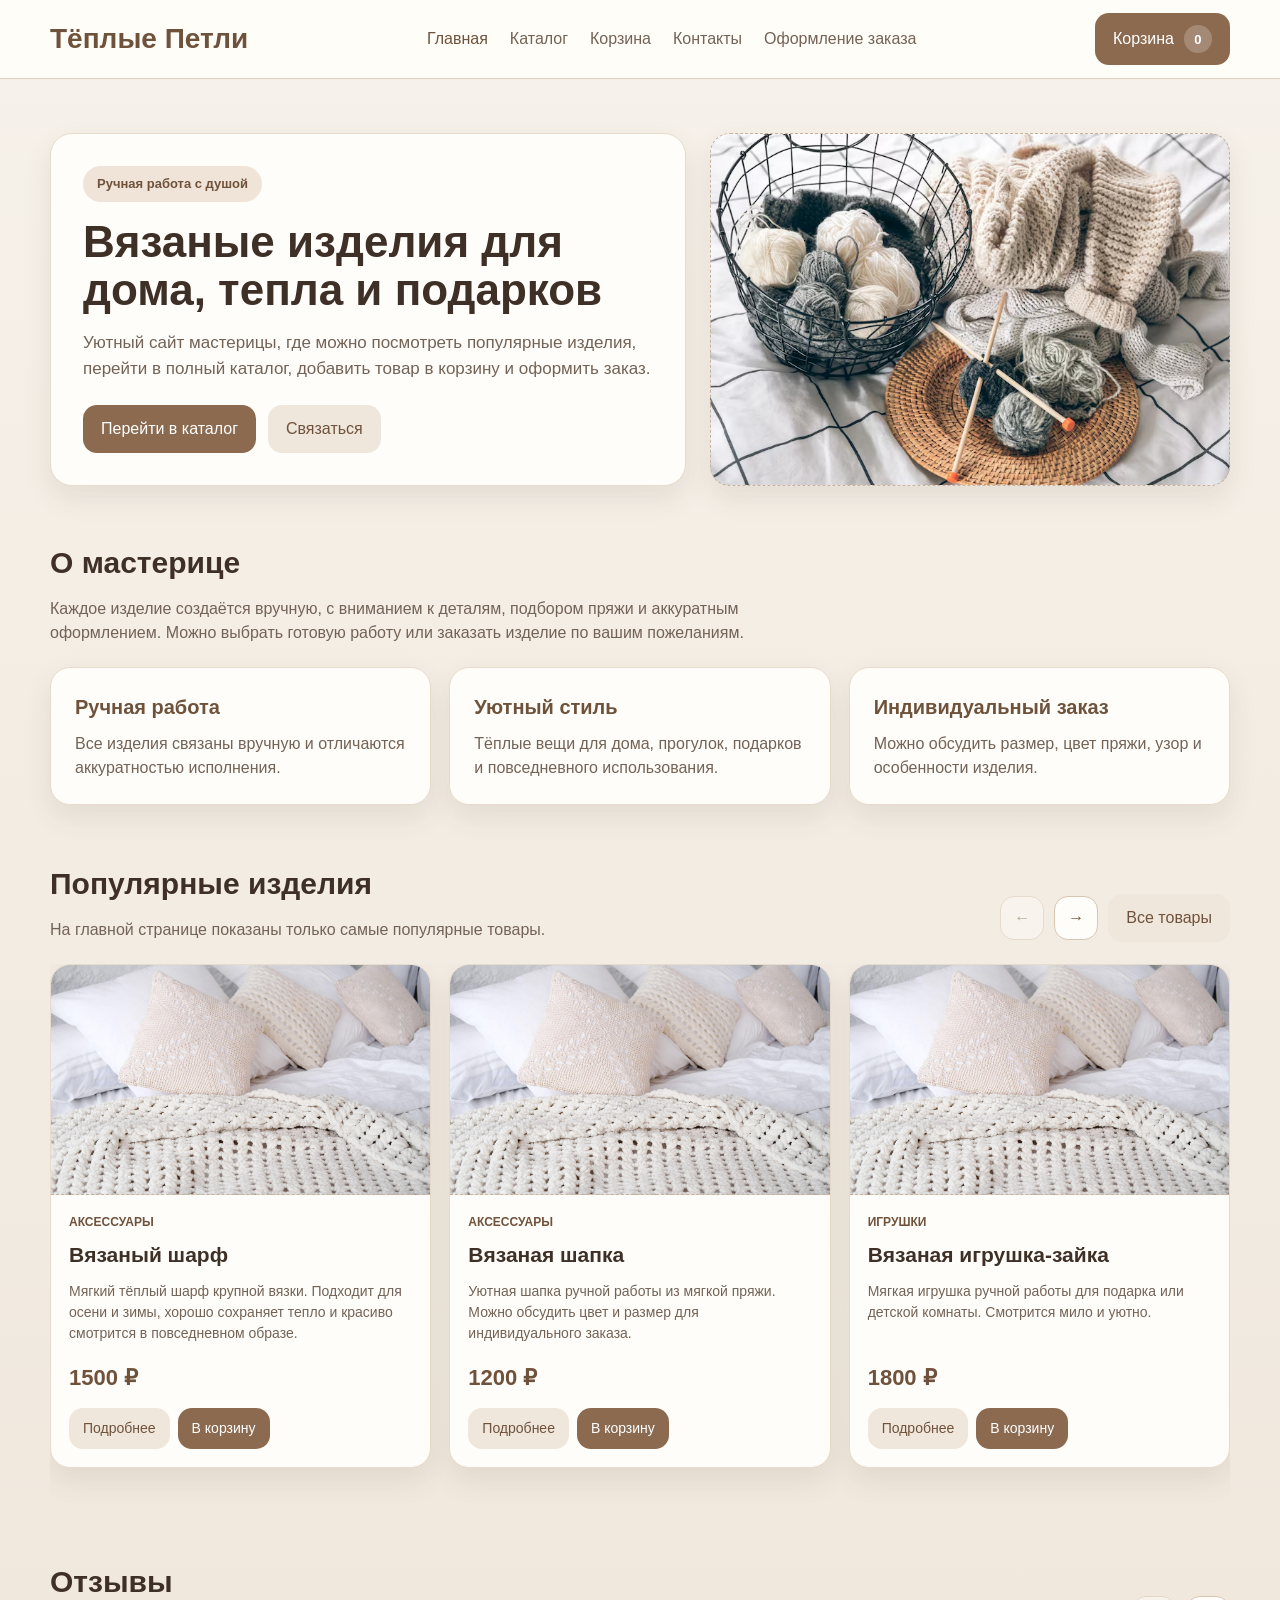
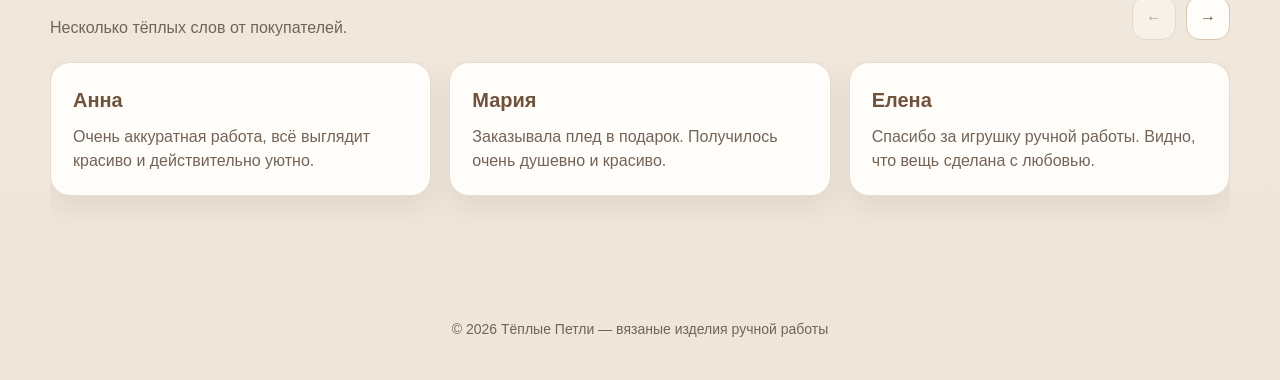
<file: index.html>
<!DOCTYPE html>
<html lang="ru">
<head>
  <meta charset="UTF-8" />
  <meta name="viewport" content="width=device-width, initial-scale=1.0" />
  <title>Тёплые Петли — вязаные изделия ручной работы</title>
  <link rel="stylesheet" href="css/style.css" />
</head>
<body>
  <header class="header">
    <div class="container header__inner">
      <a href="index.html" class="logo">Тёплые Петли</a>

      <button class="burger" type="button" aria-label="Открыть меню" aria-expanded="false">
        <span class="burger__line"></span>
      </button>

      <nav class="nav">
        <a class="nav__link nav__link--active" href="index.html">Главная</a>
        <a class="nav__link" href="catalog.html">Каталог</a>
        <a class="nav__link" href="cart.html">Корзина</a>
        <a class="nav__link" href="contacts.html">Контакты</a>
        <a class="nav__link" href="checkout.html">Оформление заказа</a>
      </nav>

      <div class="header__actions">
        <a href="cart.html" class="header__cart-btn">
          <span class="header__cart-label">Корзина</span>
          <span class="cart-badge" id="cart-count">0</span>
        </a>
      </div>
    </div>
  </header>

  <main>
    <section class="hero">
      <div class="container hero__grid">
        <div class="hero__content">
          <span class="hero__label">Ручная работа с душой</span>
          <h1 class="hero__title">Вязаные изделия для дома, тепла и подарков</h1>
          <p class="hero__text">
            Уютный сайт мастерицы, где можно посмотреть популярные изделия,
            перейти в полный каталог, добавить товар в корзину и оформить заказ.
          </p>
          <div class="hero__actions">
            <a href="catalog.html" class="button">Перейти в каталог</a>
            <a href="contacts.html" class="button button--light">Связаться</a>
          </div>
        </div>

        <div class="image-placeholder image-placeholder--large set-bg" data-setbg="./image/hero.avif">
        </div>
      </div>
    </section>

    <section class="section">
      <div class="container">
        <div class="section__head">
          <h2 class="section__title">О мастерице</h2>
          <p class="section__text">
            Каждое изделие создаётся вручную, с вниманием к деталям, подбором
            пряжи и аккуратным оформлением. Можно выбрать готовую работу или
            заказать изделие по вашим пожеланиям.
          </p>
        </div>

        <div class="info-grid">
          <article class="info-card">
            <h3 class="info-card__title">Ручная работа</h3>
            <p class="info-card__text">
              Все изделия связаны вручную и отличаются аккуратностью исполнения.
            </p>
          </article>

          <article class="info-card">
            <h3 class="info-card__title">Уютный стиль</h3>
            <p class="info-card__text">
              Тёплые вещи для дома, прогулок, подарков и повседневного использования.
            </p>
          </article>

          <article class="info-card">
            <h3 class="info-card__title">Индивидуальный заказ</h3>
            <p class="info-card__text">
              Можно обсудить размер, цвет пряжи, узор и особенности изделия.
            </p>
          </article>
        </div>
      </div>
    </section>

    <section class="section">
      <div class="container">
        <div class="section__head section__head--row">
          <div>
            <h2 class="section__title">Популярные изделия</h2>
            <p class="section__text">
              На главной странице показаны только самые популярные товары.
            </p>
          </div>
          <div class="slider__controls">
            <button class="slider__btn" type="button" data-slider-prev="popular-slider" aria-label="Предыдущий слайд">←</button>
            <button class="slider__btn" type="button" data-slider-next="popular-slider" aria-label="Следующий слайд">→</button>
            <a href="catalog.html" class="button button--light">Все товары</a>
          </div>
        </div>

        <div class="slider" id="popular-slider">
          <div class="slider__viewport">
            <div class="slider__track" id="popular-products"></div>
          </div>
        </div>
      </div>
    </section>

    <section class="section">
      <div class="container">
        <div class="section__head section__head--row">
          <div>
            <h2 class="section__title">Отзывы</h2>
            <p class="section__text">Несколько тёплых слов от покупателей.</p>
          </div>
          <div class="slider__controls">
            <button class="slider__btn" type="button" data-slider-prev="reviews-slider" aria-label="Предыдущий отзыв">←</button>
            <button class="slider__btn" type="button" data-slider-next="reviews-slider" aria-label="Следующий отзыв">→</button>
          </div>
        </div>

        <div class="slider" id="reviews-slider">

  <div class="slider__viewport">
    <div class="slider__track" id="reviews-list"></div>
  </div>

</div>
      </div>
    </section>
  </main>

  <footer class="footer">
    <div class="container">
      <p>© 2026 Тёплые Петли — вязаные изделия ручной работы</p>
    </div>
  </footer>

  <script src="js/products.js"></script>
  <script src="js/main.js"></script>
  <script src="js/reviews.js"></script>
</body>
</html>
</file>
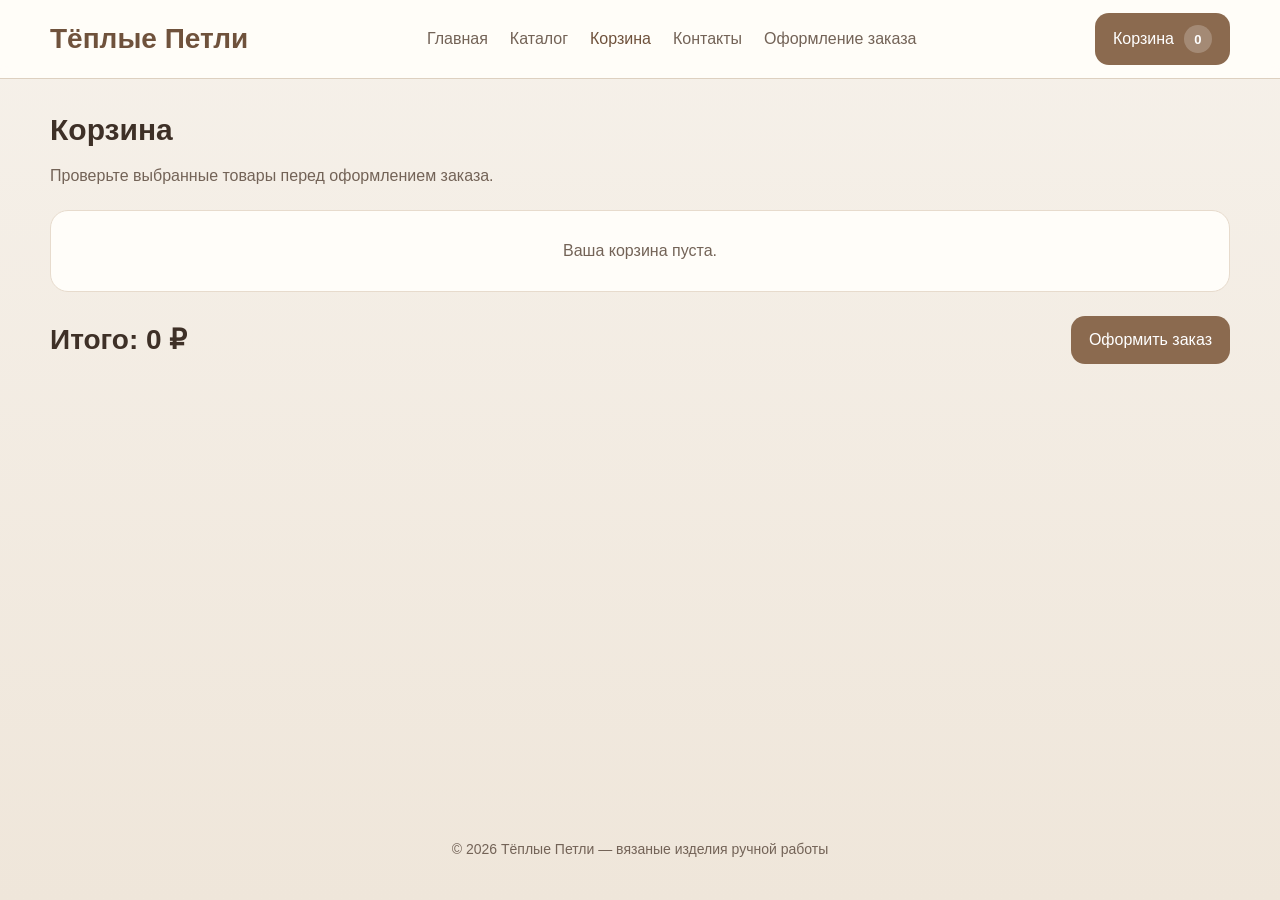
<file: cart.html>
<!DOCTYPE html>
<html lang="ru">
<head>
  <meta charset="UTF-8" />
  <meta name="viewport" content="width=device-width, initial-scale=1.0" />
  <title>Корзина — Тёплые Петли</title>
  <link rel="stylesheet" href="css/style.css" />
</head>
<body>
  <header class="header">
    <div class="container header__inner">
      <a href="index.html" class="logo">Тёплые Петли</a>

      <button class="burger" type="button" aria-label="Открыть меню" aria-expanded="false">
        <span class="burger__line"></span>
      </button>

      <nav class="nav">
        <a class="nav__link" href="index.html">Главная</a>
        <a class="nav__link" href="catalog.html">Каталог</a>
        <a class="nav__link nav__link--active" href="cart.html">Корзина</a>
        <a class="nav__link" href="contacts.html">Контакты</a>
        <a class="nav__link" href="checkout.html">Оформление заказа</a>
      </nav>

      <div class="header__actions">
        <a href="cart.html" class="header__cart-btn">
          <span class="header__cart-label">Корзина</span>
          <span class="cart-badge" id="cart-count">0</span>
        </a>
      </div>
    </div>
  </header>

  <main class="section">
    <div class="container">
      <div class="section__head">
        <h1 class="section__title">Корзина</h1>
        <p class="section__text">Проверьте выбранные товары перед оформлением заказа.</p>
      </div>

      <div id="cart-container" class="cart-page"></div>

      <div class="cart-summary">
        <p class="cart-summary__total">Итого: <span id="cart-total">0 ₽</span></p>
        <a href="checkout.html" class="button">Оформить заказ</a>
      </div>
    </div>
  </main>

  <footer class="footer">
    <div class="container">
      <p>© 2026 Тёплые Петли — вязаные изделия ручной работы</p>
    </div>
  </footer>

  <script src="js/main.js"></script>
  <script src="js/cart.js"></script>
</body>
</html>
</file>
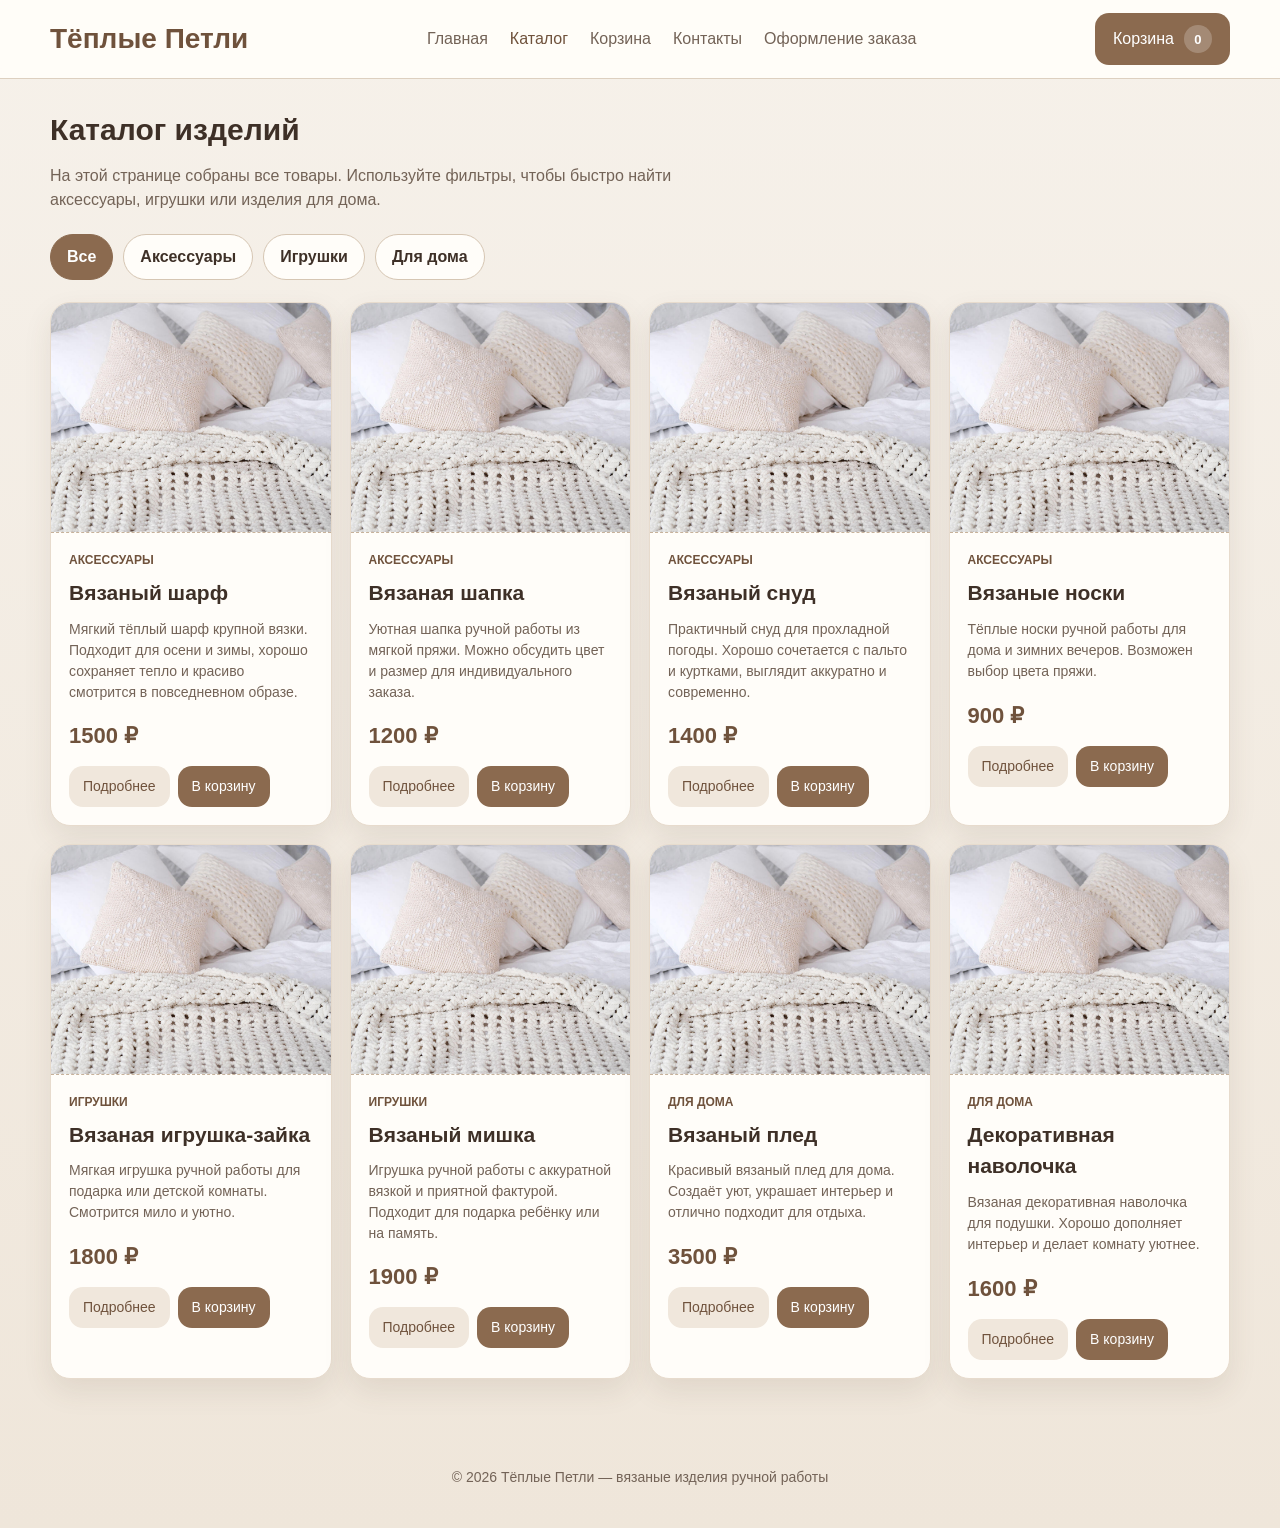
<file: catalog.html>
<!DOCTYPE html>
<html lang="ru">
<head>
  <meta charset="UTF-8" />
  <meta name="viewport" content="width=device-width, initial-scale=1.0" />
  <title>Каталог — Тёплые Петли</title>
  <link rel="stylesheet" href="css/style.css" />
</head>
<body>
  <header class="header">
    <div class="container header__inner">
      <a href="index.html" class="logo">Тёплые Петли</a>

      <button class="burger" type="button" aria-label="Открыть меню" aria-expanded="false">
        <span class="burger__line"></span>
      </button>

      <nav class="nav">
        <a class="nav__link" href="index.html">Главная</a>
        <a class="nav__link nav__link--active" href="catalog.html">Каталог</a>
        <a class="nav__link" href="cart.html">Корзина</a>
        <a class="nav__link" href="contacts.html">Контакты</a>
        <a class="nav__link" href="checkout.html">Оформление заказа</a>
      </nav>

      <div class="header__actions">
        <a href="cart.html" class="header__cart-btn">
          <span class="header__cart-label">Корзина</span>
          <span class="cart-badge" id="cart-count">0</span>
        </a>
      </div>
    </div>
  </header>

  <main>
    <section class="section catalog-page">
      <div class="container">
        <div class="section__head">
          <h1 class="section__title">Каталог изделий</h1>
          <p class="section__text">
            На этой странице собраны все товары. Используйте фильтры, чтобы быстро
            найти аксессуары, игрушки или изделия для дома.
          </p>
        </div>

        <div class="filters" id="catalog-filters">
          <button class="filter-btn filter-btn--active" data-filter="all">Все</button>
          <button class="filter-btn" data-filter="Аксессуары">Аксессуары</button>
          <button class="filter-btn" data-filter="Игрушки">Игрушки</button>
          <button class="filter-btn" data-filter="Для дома">Для дома</button>
        </div>

        <div class="products" id="catalog-products"></div>
      </div>
    </section>
  </main>

  <footer class="footer">
    <div class="container">
      <p>© 2026 Тёплые Петли — вязаные изделия ручной работы</p>
    </div>
  </footer>

  <script src="js/products.js"></script>
  <script src="js/main.js"></script>
</body>
</html>
</file>
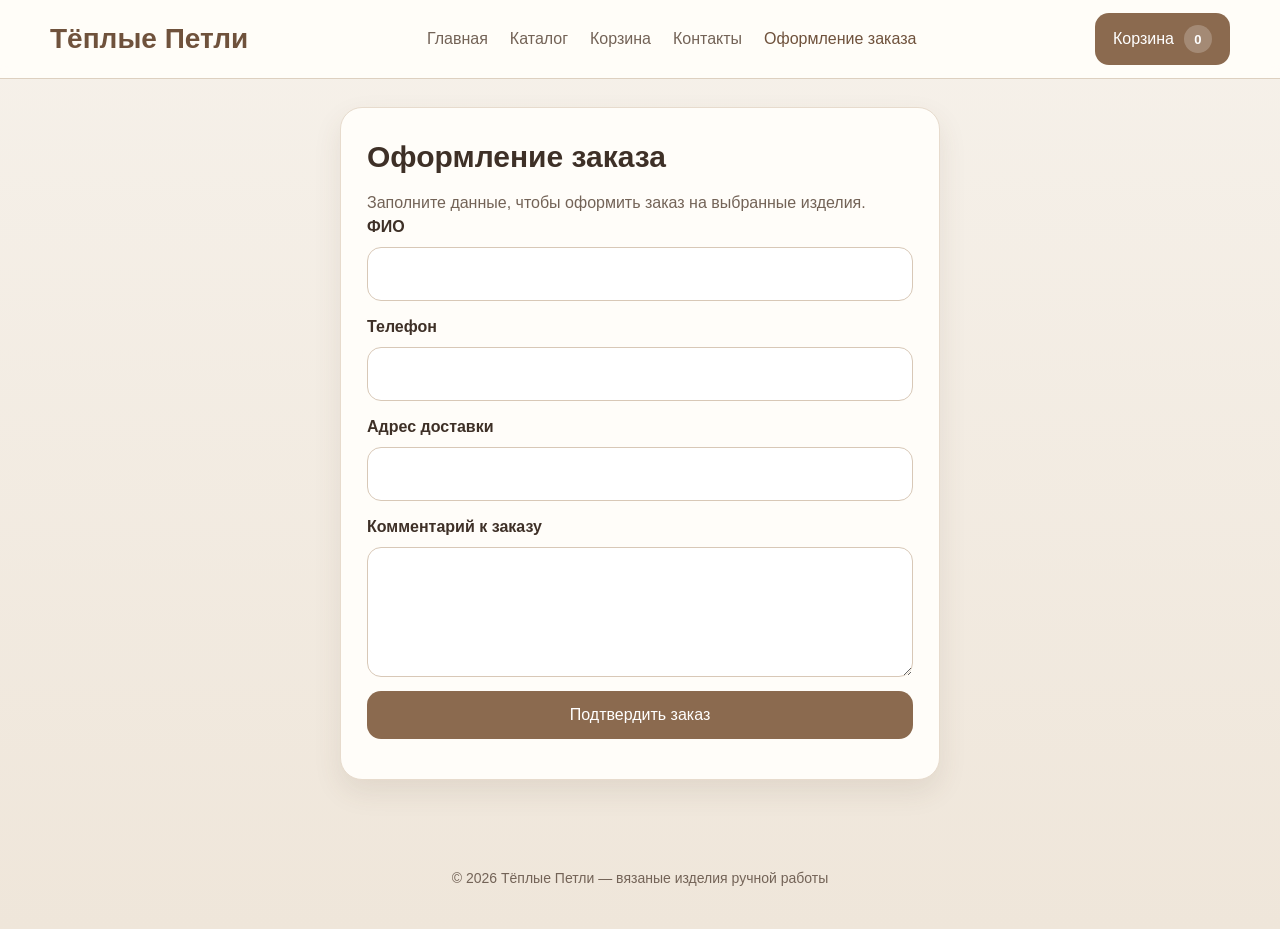
<file: checkout.html>
<!DOCTYPE html>
<html lang="ru">
<head>
  <meta charset="UTF-8" />
  <meta name="viewport" content="width=device-width, initial-scale=1.0" />
  <title>Оформление заказа — Тёплые Петли</title>
  <link rel="stylesheet" href="css/style.css" />
</head>
<body>
  <header class="header">
    <div class="container header__inner">
      <a href="index.html" class="logo">Тёплые Петли</a>

      <button class="burger" type="button" aria-label="Открыть меню" aria-expanded="false">
        <span class="burger__line"></span>
      </button>

      <nav class="nav">
        <a class="nav__link" href="index.html">Главная</a>
        <a class="nav__link" href="catalog.html">Каталог</a>
        <a class="nav__link" href="cart.html">Корзина</a>
        <a class="nav__link" href="contacts.html">Контакты</a>
        <a class="nav__link nav__link--active" href="checkout.html">Оформление заказа</a>
      </nav>

      <div class="header__actions">
        <a href="cart.html" class="header__cart-btn">
          <span class="header__cart-label">Корзина</span>
          <span class="cart-badge" id="cart-count">0</span>
        </a>
      </div>
    </div>
  </header>

  <main>
    <section class="section">
      <div class="container checkout-page">
        <div class="checkout-card">
          <h1 class="section__title">Оформление заказа</h1>
          <p class="section__text">
            Заполните данные, чтобы оформить заказ на выбранные изделия.
          </p>

          <form class="form" id="checkout-form">
            <label class="form__group">
              <span class="form__label">ФИО</span>
              <input class="form__input" type="text" required>
            </label>

            <label class="form__group">
              <span class="form__label">Телефон</span>
              <input class="form__input" type="tel" required>
            </label>

            <label class="form__group">
              <span class="form__label">Адрес доставки</span>
              <input class="form__input" type="text" required>
            </label>

            <label class="form__group">
              <span class="form__label">Комментарий к заказу</span>
              <textarea class="form__textarea"></textarea>
            </label>

            <button class="button" type="submit">Подтвердить заказ</button>
            <p class="form__success" id="checkout-success"></p>
          </form>
        </div>
      </div>
    </section>
  </main>

  <footer class="footer">
    <div class="container">
      <p>© 2026 Тёплые Петли — вязаные изделия ручной работы</p>
    </div>
  </footer>

  <script src="js/main.js"></script>
</body>
</html>
</file>
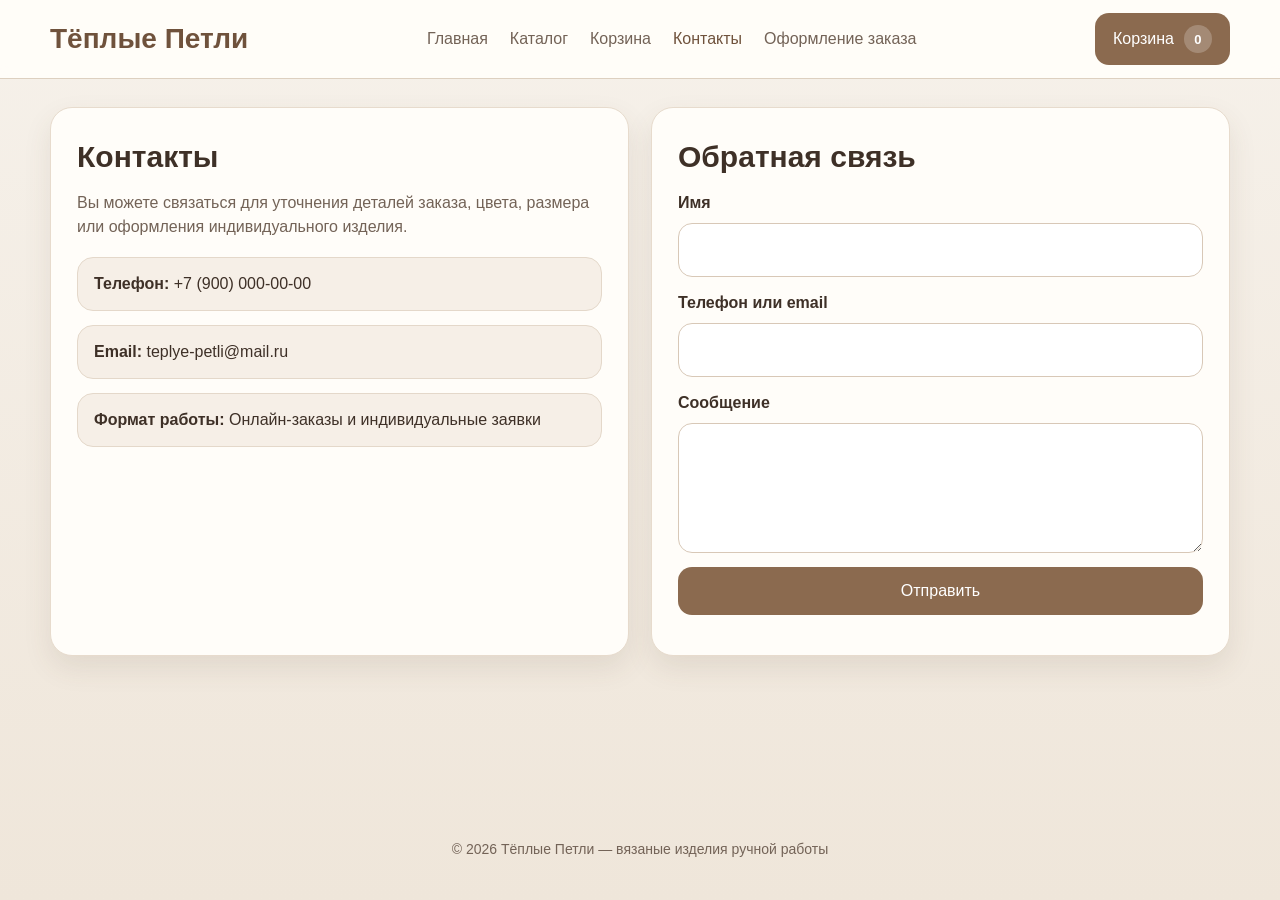
<file: contacts.html>
<!DOCTYPE html>
<html lang="ru">
<head>
  <meta charset="UTF-8" />
  <meta name="viewport" content="width=device-width, initial-scale=1.0" />
  <title>Контакты — Тёплые Петли</title>
  <link rel="stylesheet" href="css/style.css" />
</head>
<body>
  <header class="header">
    <div class="container header__inner">
      <a href="index.html" class="logo">Тёплые Петли</a>

      <button class="burger" type="button" aria-label="Открыть меню" aria-expanded="false">
        <span class="burger__line"></span>
      </button>

      <nav class="nav">
        <a class="nav__link" href="index.html">Главная</a>
        <a class="nav__link" href="catalog.html">Каталог</a>
        <a class="nav__link" href="cart.html">Корзина</a>
        <a class="nav__link nav__link--active" href="contacts.html">Контакты</a>
        <a class="nav__link" href="checkout.html">Оформление заказа</a>
      </nav>

      <div class="header__actions">
        <a href="cart.html" class="header__cart-btn">
          <span class="header__cart-label">Корзина</span>
          <span class="cart-badge" id="cart-count">0</span>
        </a>
      </div>
    </div>
  </header>

  <main>
    <section class="section">
      <div class="container contacts-page">
        <div class="contacts-card">
          <h1 class="section__title">Контакты</h1>
          <p class="section__text">
            Вы можете связаться для уточнения деталей заказа, цвета, размера
            или оформления индивидуального изделия.
          </p>

          <div class="contacts-list">
            <div class="contacts-list__item">
              <strong>Телефон:</strong>
              <span>+7 (900) 000-00-00</span>
            </div>

            <div class="contacts-list__item">
              <strong>Email:</strong>
              <span>teplye-petli@mail.ru</span>
            </div>

            <div class="contacts-list__item">
              <strong>Формат работы:</strong>
              <span>Онлайн-заказы и индивидуальные заявки</span>
            </div>
          </div>
        </div>

        <div class="contacts-card">
          <h2 class="section__title">Обратная связь</h2>

          <form class="form" id="contact-form">
            <label class="form__group">
              <span class="form__label">Имя</span>
              <input class="form__input" type="text" required>
            </label>

            <label class="form__group">
              <span class="form__label">Телефон или email</span>
              <input class="form__input" type="text" required>
            </label>

            <label class="form__group">
              <span class="form__label">Сообщение</span>
              <textarea class="form__textarea" required></textarea>
            </label>

            <button class="button" type="submit">Отправить</button>
            <p class="form__success" id="form-success"></p>
          </form>
        </div>
      </div>
    </section>
  </main>

  <footer class="footer">
    <div class="container">
      <p>© 2026 Тёплые Петли — вязаные изделия ручной работы</p>
    </div>
  </footer>

  <script src="js/main.js"></script>
</body>
</html>
</file>
<file: css/style.css>
* {
  box-sizing: border-box;
  margin: 0;
  padding: 0;
}

:root {
  --bg: #f6f1ea;
  --surface: #fffdf9;
  --surface-soft: #f0e7dc;
  --accent: #8b6a4f;
  --accent-dark: #6f523c;
  --text: #3e3027;
  --muted: #736357;
  --line: #ddd0c0;
  --shadow: 0 12px 28px rgba(93, 69, 50, 0.1);
  --radius: 22px;
}

html {
  scroll-behavior: smooth;
}

body {
  min-height: 100vh;
  display: flex;
  flex-direction: column;
  font-family: Arial, sans-serif;
  background: linear-gradient(180deg, #f6f1ea 0%, #efe6da 100%);
  color: var(--text);
  line-height: 1.5;
}

main {
  flex: 1 0 auto;
}

a {
  color: inherit;
  text-decoration: none;
}

button,
input,
textarea {
  font: inherit;
}

.container {
  width: min(1180px, calc(100% - 32px));
  margin: 0 auto;
}

.header {
  position: sticky;
  top: 0;
  z-index: 100;
  background: rgba(255, 253, 249, 0.94);
  backdrop-filter: blur(8px);
  border-bottom: 1px solid var(--line);
}

.header__inner {
  min-height: 78px;
  display: flex;
  align-items: center;
  justify-content: space-between;
  gap: 20px;
  position: relative;
}

.logo {
  font-size: 28px;
  font-weight: 700;
  color: var(--accent-dark);
  flex-shrink: 0;
}

.nav {
  display: flex;
  gap: 22px;
  align-items: center;
  flex-wrap: wrap;
  margin-left: auto;
}

.nav__link {
  color: var(--muted);
  transition: 0.2s;
}

.nav__link:hover,
.nav__link--active {
  color: var(--accent-dark);
}

.header__actions {
  display: flex;
  align-items: center;
  gap: 12px;
  margin-left: auto;
}

.burger {
  display: none;
  align-items: center;
  justify-content: center;
  width: 46px;
  height: 46px;
  border: 1px solid #d9caba;
  border-radius: 14px;
  background: var(--surface);
  color: var(--accent-dark);
  cursor: pointer;
  transition: 0.2s;
  margin-left: auto;
}

.burger:hover {
  background: #f2e9df;
}

.burger__line,
.burger::before,
.burger::after {
  content: '';
  display: block;
  width: 18px;
  height: 2px;
  background: currentColor;
  border-radius: 999px;
  transition: 0.2s;
}

.burger {
  position: relative;
}

.burger__line {
  position: absolute;
}

.burger::before {
  position: absolute;
  transform: translateY(-6px);
}

.burger::after {
  position: absolute;
  transform: translateY(6px);
}

.burger.is-active .burger__line {
  opacity: 0;
}

.burger.is-active::before {
  transform: rotate(45deg);
}

.burger.is-active::after {
  transform: rotate(-45deg);
}

.header__cart-btn,
.button {
  display: inline-flex;
  align-items: center;
  justify-content: center;
  gap: 10px;
  border: none;
  cursor: pointer;
  border-radius: 14px;
  padding: 12px 18px;
  background: var(--accent);
  color: #fff;
  transition: 0.2s;
}

.header__cart-btn:hover,
.button:hover {
  background: var(--accent-dark);
  transform: translateY(-2px);
}

.header__cart-label {
  white-space: nowrap;
}

.cart-badge {
  min-width: 28px;
  height: 28px;
  padding: 0 8px;
  border-radius: 999px;
  background: rgba(255, 255, 255, 0.22);
  display: inline-flex;
  align-items: center;
  justify-content: center;
  font-size: 13px;
  font-weight: 700;
  line-height: 1;
  flex-shrink: 0;
}

.button--light {
  background: var(--surface-soft);
  color: var(--accent-dark);
}

.button--light:hover {
  background: #e6dacb;
}

.button--small {
  padding: 10px 14px;
  font-size: 14px;
}

.hero {
  padding: 54px 0 26px;
}

.hero__grid {
  display: grid;
  grid-template-columns: 1.1fr 0.9fr;
  gap: 24px;
  align-items: stretch;
}

.hero__content,
.image-placeholder--large {
  background: var(--surface);
  border-radius: var(--radius);
  border: 1px solid #e7dbcd;
  box-shadow: var(--shadow);
  padding: 32px;
}

.hero__label {
  display: inline-block;
  padding: 8px 14px;
  border-radius: 999px;
  background: #efe4d7;
  color: var(--accent-dark);
  font-size: 13px;
  font-weight: 700;
  margin-bottom: 16px;
}

.hero__title {
  font-size: 44px;
  line-height: 1.1;
  margin-bottom: 16px;
}

.hero__text {
  font-size: 17px;
  color: var(--muted);
  max-width: 620px;
  margin-bottom: 24px;
}

.hero__actions {
  display: flex;
  gap: 12px;
  flex-wrap: wrap;
}

.section {
  padding: 28px 0;
}

.section__head {
  margin-bottom: 22px;
}

.section__head--row {
  display: flex;
  justify-content: space-between;
  gap: 18px;
  align-items: end;
}

.section__title {
  font-size: 30px;
  margin-bottom: 12px;
}

.section__text {
  color: var(--muted);
  max-width: 700px;
}

.image-placeholder {
  background: linear-gradient(135deg, #f3eadf 0%, #e9dccb 100%);
  border: 1px dashed #c7b29b;
  border-radius: 20px;
  display: flex;
  align-items: center;
  justify-content: center;
  flex-direction: column;
  min-height: 240px;
  color: var(--accent-dark);
  text-align: center;
  padding: 20px;
  background-repeat: no-repeat;
  background-size: cover;
  background-position: center;
}

.image-placeholder--large {
  min-height: 100%;
  justify-content: center;
}

.image-placeholder__icon {
  font-size: 56px;
  margin-bottom: 12px;
}

.image-placeholder__text {
  font-size: 16px;
  font-weight: 700;
}

.info-grid {
  display: grid;
  grid-template-columns: repeat(3, 1fr);
  gap: 18px;
}

.info-card {
  background: var(--surface);
  border-radius: 20px;
  border: 1px solid #e7dbcd;
  box-shadow: var(--shadow);
  padding: 24px;
}

.info-card__title {
  font-size: 20px;
  color: var(--accent-dark);
  margin-bottom: 10px;
}

.info-card__text {
  color: var(--muted);
}

.filters {
  display: flex;
  flex-wrap: wrap;
  gap: 10px;
  margin-bottom: 22px;
}

.filter-btn {
  border: 1px solid #d6c6b3;
  background: var(--surface);
  color: var(--text);
  padding: 10px 16px;
  border-radius: 999px;
  cursor: pointer;
  font-weight: 700;
  transition: 0.2s;
}

.filter-btn:hover,
.filter-btn--active {
  background: var(--accent);
  color: #fff;
  border-color: var(--accent);
}

.products {
  display: grid;
  grid-template-columns: repeat(4, 1fr);
  gap: 18px;
}

.product-card {
  background: var(--surface);
  border-radius: 20px;
  border: 1px solid #e7dbcd;
  box-shadow: var(--shadow);
  overflow: hidden;
  transition: 0.2s;
}

.product-card:hover {
  transform: translateY(-4px);
}

.product-card__placeholder {
  min-height: 230px;
  border-radius: 0;
  border-left: none;
  border-right: none;
  border-top: none;
}

.product-card__body {
  padding: 18px;
}

.product-card__category {
  font-size: 12px;
  color: var(--accent-dark);
  text-transform: uppercase;
  font-weight: 700;
  margin-bottom: 8px;
}

.product-card__title {
  font-size: 21px;
  margin-bottom: 10px;
}

.product-card__desc {
  color: var(--muted);
  font-size: 14px;
  min-height: 64px;
  margin-bottom: 16px;
}

.product-card__bottom {
  display: grid;
  gap: 14px;
}

.product-card__price {
  font-size: 22px;
  font-weight: 700;
  color: var(--accent-dark);
}

.product-card__actions {
  display: flex;
  gap: 8px;
  flex-wrap: wrap;
}

.slider {
  position: relative;
}

.slider__viewport {
  overflow: hidden;
}

.slider__track {
  display: flex;
  gap: 18px;
  transition: transform 0.35s ease;
  will-change: transform;
  padding-bottom: 35px;
}

.slider__track > * {
  min-width: calc((100% - 36px) / 3);
  flex: 0 0 calc((100% - 36px) / 3);
}

.slider__controls {
  display: flex;
  gap: 10px;
  align-items: center;
}

.slider__btn {
  width: 44px;
  height: 44px;
  border-radius: 14px;
  border: 1px solid #d6c6b3;
  background: var(--surface);
  color: var(--accent-dark);
  display: inline-flex;
  align-items: center;
  justify-content: center;
  cursor: pointer;
  transition: 0.2s;
}

.slider__btn:hover {
  background: #f2e9df;
}

.slider__btn:disabled {
  opacity: 0.45;
  cursor: default;
}

.slider__empty {
  color: var(--muted);
  padding: 18px;
}

.reviews-track .review-card {
  min-height: 100%;
}

.review-card {
  background: var(--surface);
  border-radius: 20px;
  border: 1px solid #e7dbcd;
  box-shadow: var(--shadow);
  padding: 22px;
}

.review-card__title {
  font-size: 20px;
  color: var(--accent-dark);
  margin-bottom: 10px;
}

.review-card__text {
  color: var(--muted);
}

.product-page {
  display: grid;
  grid-template-columns: 0.95fr 1.05fr;
  gap: 24px;
  background: var(--surface);
  border: 1px solid #e7dbcd;
  border-radius: 24px;
  box-shadow: var(--shadow);
  padding: 24px;
}

.product-page__category {
  font-size: 13px;
  color: var(--accent-dark);
  text-transform: uppercase;
  font-weight: 700;
  margin-bottom: 10px;
}

.product-page__title {
  font-size: 38px;
  margin-bottom: 14px;
}

.product-page__text {
  color: var(--muted);
  margin-bottom: 14px;
}

.product-page__price {
  font-size: 30px;
  font-weight: 700;
  color: var(--accent-dark);
  margin: 18px 0;
}

.product-page__actions {
  display: flex;
  gap: 10px;
  flex-wrap: wrap;
}

.cart-page {
  display: grid;
  gap: 16px;
}

.cart-item {
  display: grid;
  grid-template-columns: 120px 1fr auto;
  gap: 18px;
  align-items: center;
  background: var(--surface);
  border: 1px solid #e7dbcd;
  border-radius: 18px;
  padding: 16px;
}

.cart-item__image {
  min-height: 120px;
}

.cart-item__title {
  font-size: 22px;
  margin-bottom: 8px;
}

.cart-item__price {
  color: var(--accent-dark);
  font-weight: 700;
}

.cart-item__remove {
  border: none;
  background: #eadfce;
  color: var(--accent-dark);
  border-radius: 12px;
  padding: 10px 14px;
  cursor: pointer;
}

.cart-summary {
  margin-top: 24px;
  display: flex;
  justify-content: space-between;
  align-items: center;
  gap: 16px;
  flex-wrap: wrap;
}

.cart-summary__total {
  font-size: 28px;
  font-weight: 700;
}

.contacts-page {
  display: grid;
  grid-template-columns: 1fr 1fr;
  gap: 22px;
}

.checkout-page{
  max-width: 600px;
}

.contacts-card,
.checkout-card {
  background: var(--surface);
  border-radius: 22px;
  border: 1px solid #e7dbcd;
  box-shadow: var(--shadow);
  padding: 26px;
}

.contacts-list {
  display: grid;
  gap: 14px;
  margin-top: 18px;
}

.contacts-list__item {
  padding: 14px 16px;
  background: #f6efe7;
  border: 1px solid #e4d8ca;
  border-radius: 16px;
}

.form {
  display: grid;
  gap: 14px;
}

.form__group {
  display: grid;
  gap: 8px;
}

.form__label {
  font-weight: 700;
}

.form__input,
.form__textarea {
  width: 100%;
  border: 1px solid #d8c8b7;
  border-radius: 14px;
  padding: 14px 16px;
  background: #fff;
  outline: none;
  transition: 0.2s;
}

.form__input:focus,
.form__textarea:focus {
  border-color: var(--accent);
  box-shadow: 0 0 0 4px rgba(139, 106, 79, 0.1);
}

.form__textarea {
  min-height: 130px;
  resize: vertical;
}

.form__success {
  color: #5d7c4a;
  font-weight: 700;
}

.empty-cart {
  background: var(--surface);
  border: 1px solid #e7dbcd;
  border-radius: 18px;
  padding: 28px;
  text-align: center;
  color: var(--muted);
}

.footer {
  margin-top: 34px;
  padding: 26px 0 40px;
  text-align: center;
  color: var(--muted);
  font-size: 14px;
}

@media (max-width: 1024px) {
  .hero__grid,
  .product-page,
  .contacts-page,
  .checkout-page {
    grid-template-columns: 1fr;
  }

  .products {
    grid-template-columns: repeat(2, 1fr);
  }

  .info-grid {
    grid-template-columns: 1fr;
  }

  .slider__track > * {
    min-width: calc((100% - 18px) / 2);
    flex-basis: calc((100% - 18px) / 2);
  }
}

@media (max-width: 860px) {
  .nav {
    position: absolute;
    top: calc(100% + 10px);
    left: 0;
    right: 0;
    display: none;
    flex-direction: column;
    align-items: flex-start;
    gap: 14px;
    padding: 18px;
    border: 1px solid var(--line);
    border-radius: 20px;
    background: rgba(255, 253, 249, 0.98);
    box-shadow: var(--shadow);
  }

  .nav.nav--open {
    display: flex;
  }

  .burger {
    display: inline-flex;
  }

  .header__actions {
    margin-left: 0;
  }

  .section__head--row {
    align-items: start;
    flex-direction: column;
  }
}

@media (max-width: 680px) {
  .container {
    width: min(1180px, calc(100% - 24px));
  }

  .header__inner {
    gap: 10px;
  }

  .logo {
    font-size: 24px;
  }

  .header__cart-btn {
    padding: 10px 14px;
  }

  .header__cart-label {
    display: none;
  }

  .products {
    grid-template-columns: 1fr;
  }

  .slider__track > * {
    min-width: 100%;
    flex-basis: 100%;
  }

  .hero__title {
    font-size: 32px;
  }

  .cart-item {
    grid-template-columns: 1fr;
  }

  .section__title {
    font-size: 28px;
  }
}
</file>
